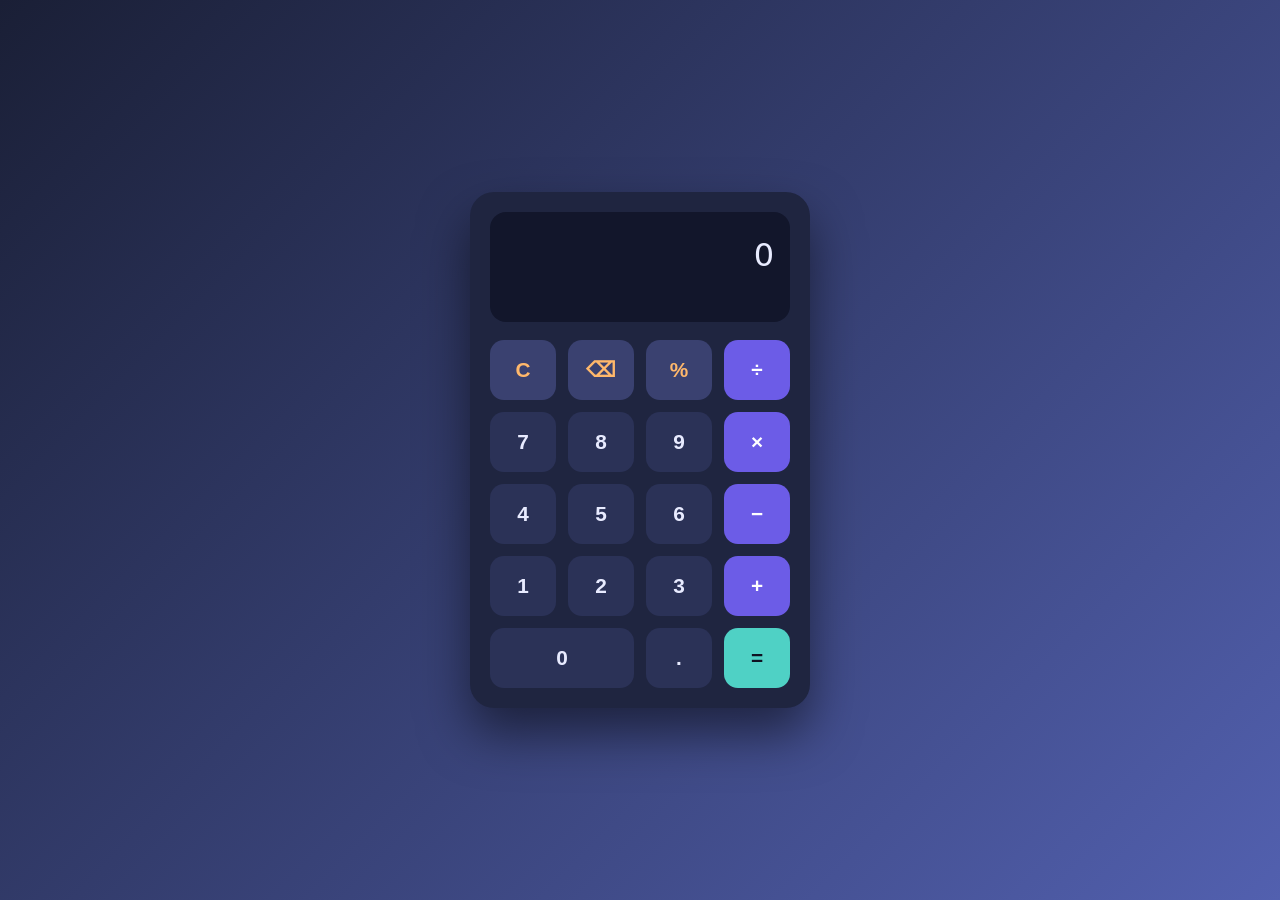
<file: Calculator/index.html>
<!doctype html>
<html lang="en">
  <head>
    <meta charset="UTF-8" />
    <meta name="viewport" content="width=device-width, initial-scale=1.0" />
    <title>Calculator</title>
    <link rel="stylesheet" href="style.css" />
  </head>
  <body>
    <main class="calculator" aria-label="Calculator">
      <div class="screen" aria-live="polite">
        <div class="expression" id="expression">0</div>
        <div class="result" id="result"></div>
      </div>

      <div class="keys">
        <button data-action="clear" class="key func">C</button>
        <button data-action="delete" class="key func" aria-label="Delete">
          ⌫
        </button>
        <button data-action="percent" class="key func">%</button>
        <button data-op="÷" class="key op" aria-label="Divide">÷</button>

        <button data-num="7" class="key">7</button>
        <button data-num="8" class="key">8</button>
        <button data-num="9" class="key">9</button>
        <button data-op="×" class="key op" aria-label="Multiply">×</button>

        <button data-num="4" class="key">4</button>
        <button data-num="5" class="key">5</button>
        <button data-num="6" class="key">6</button>
        <button data-op="−" class="key op" aria-label="Subtract">−</button>

        <button data-num="1" class="key">1</button>
        <button data-num="2" class="key">2</button>
        <button data-num="3" class="key">3</button>
        <button data-op="+" class="key op" aria-label="Add">+</button>

        <button data-num="0" class="key zero">0</button>
        <button data-action="dot" class="key">.</button>
        <button data-action="equals" class="key equals">=</button>
      </div>
    </main>

    <script src="script.js"></script>
  </body>
</html>
</file>
<file: Calculator/style.css>
* {
  box-sizing: border-box;
  margin: 0;
  padding: 0;
}

body {
  min-height: 900px;
  display: flex;
  align-items: center;
  justify-content: center;
  background: linear-gradient(135deg, #1a1f36, #5260af);
  font-family: "Segoe UI", system-ui, sans-serif;
  padding: 16px;
}

.calculator {
  width: 100%;
  max-width: 340px;
  background: #1f2540;
  border-radius: 24px;
  padding: 20px;
  box-shadow: 0 25px 50px rgba(0, 0, 0, 0.5);
}

.screen {
  background: #12162b;
  border-radius: 16px;
  padding: 16px;
  margin-bottom: 18px;
  min-height: 110px;
  display: flex;
  flex-direction: column;
  justify-content: flex-end;
  align-items: flex-end;
  text-align: right;
  overflow: hidden;
}

.expression {
  color: #e8ebff;
  font-size: 2rem;
  word-break: break-all;
  line-height: 1.2;
}

.result {
  color: #7d86b8;
  font-size: 1.2rem;
  min-height: 1.6rem;
  margin-top: 6px;
}

.result.final {
  color: #4fd1c5;
}

.keys {
  display: grid;
  grid-template-columns: repeat(4, 1fr);
  gap: 12px;
}

.key {
  border: none;
  border-radius: 14px;
  padding: 18px 0;
  font-size: 1.3rem;
  font-weight: 600;
  cursor: pointer;
  background: #2b3257;
  color: #e8ebff;
  transition: transform 0.1s ease, background 0.2s ease, box-shadow 0.2s ease;
}

.key:hover {
  background: #363f6e;
  box-shadow: 0 4px 12px rgba(0, 0, 0, 0.3);
}

.key:active,
.key.pressed {
  transform: scale(0.93);
}

.key.func {
  background: #3a4170;
  color: #ffb86b;
}

.key.op {
  background: #6c5ce7;
  color: #fff;
}

.key.op:hover {
  background: #7d6ff0;
}

.key.equals {
  background: #4fd1c5;
  color: #0f1222;
}

.key.equals:hover {
  background: #66e0d5;
}

.key.zero {
  grid-column: span 2;
}

.key:focus-visible {
  outline: 3px solid #4fd1c5;
  outline-offset: 2px;
}

@media (max-width: 380px) {
  .key {
    padding: 14px 0;
  }
  .expression {
    font-size: 1.6rem;
  }
}
</file>
